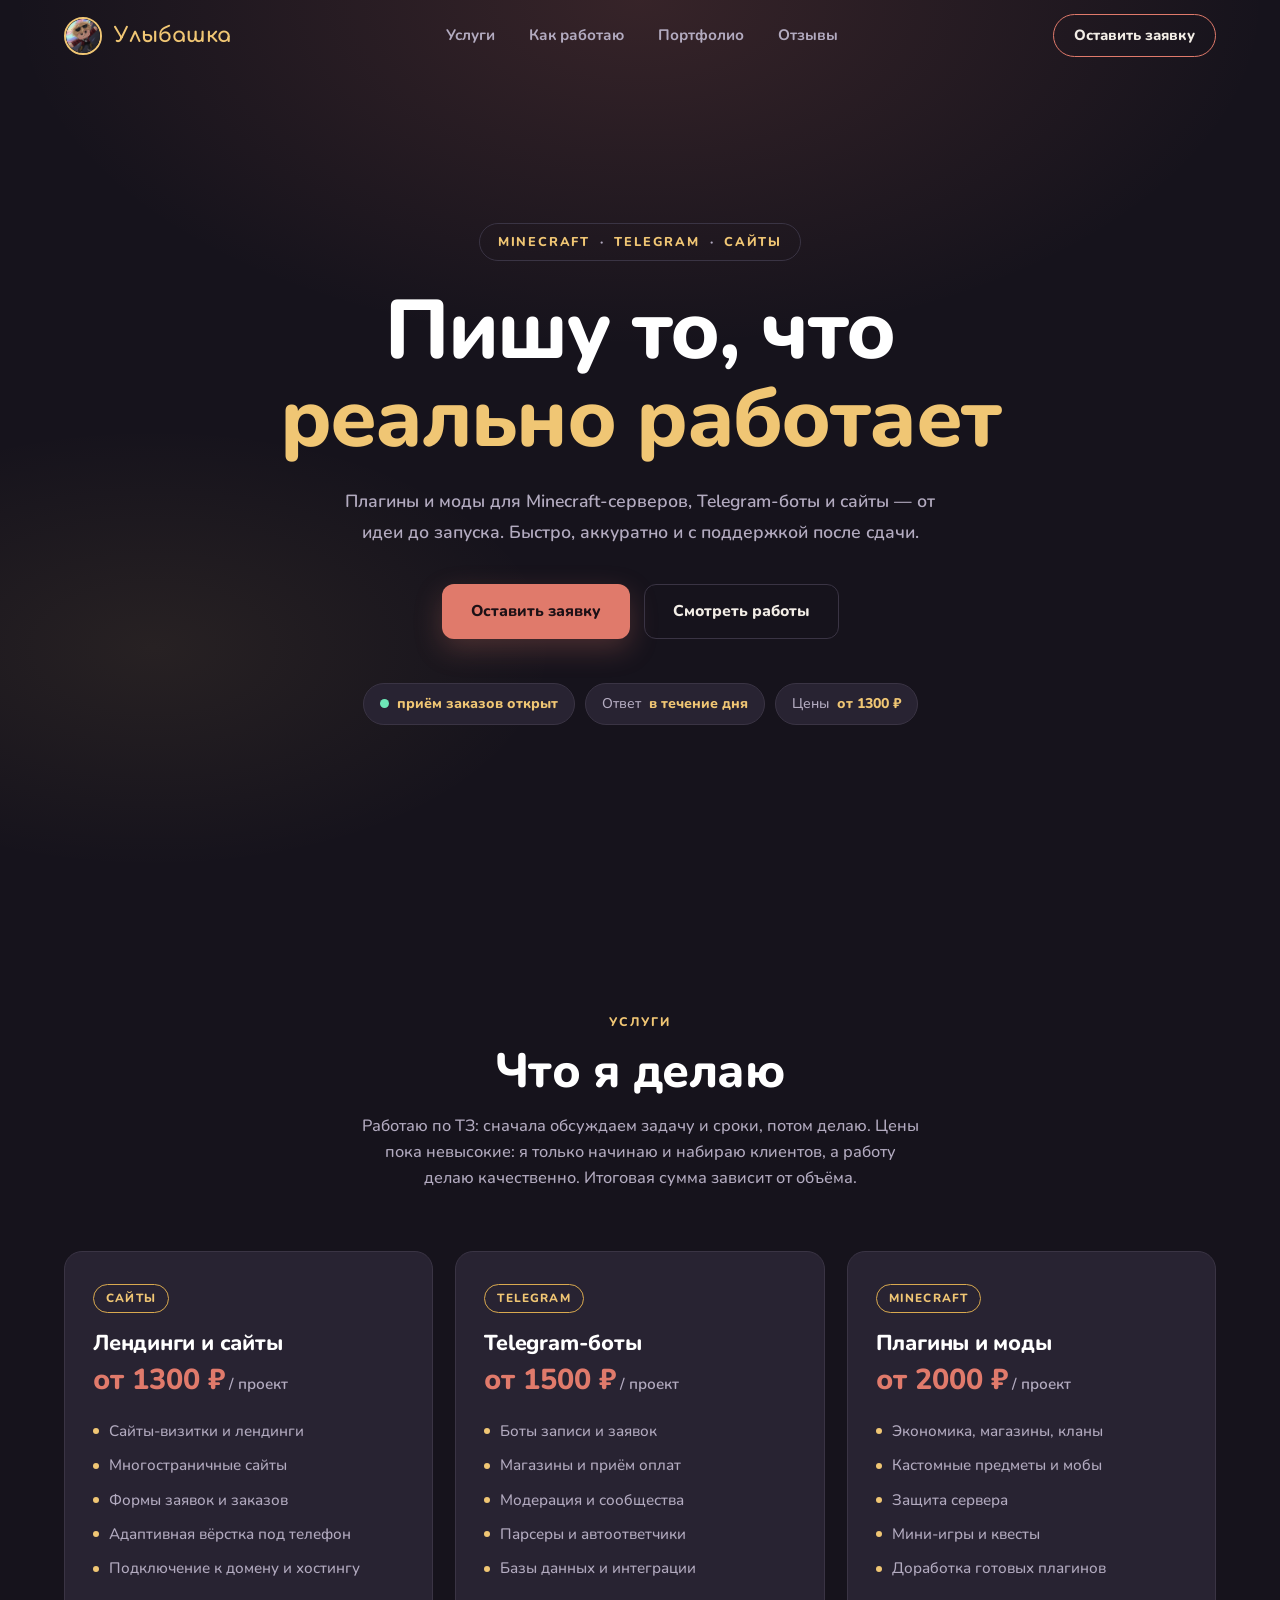
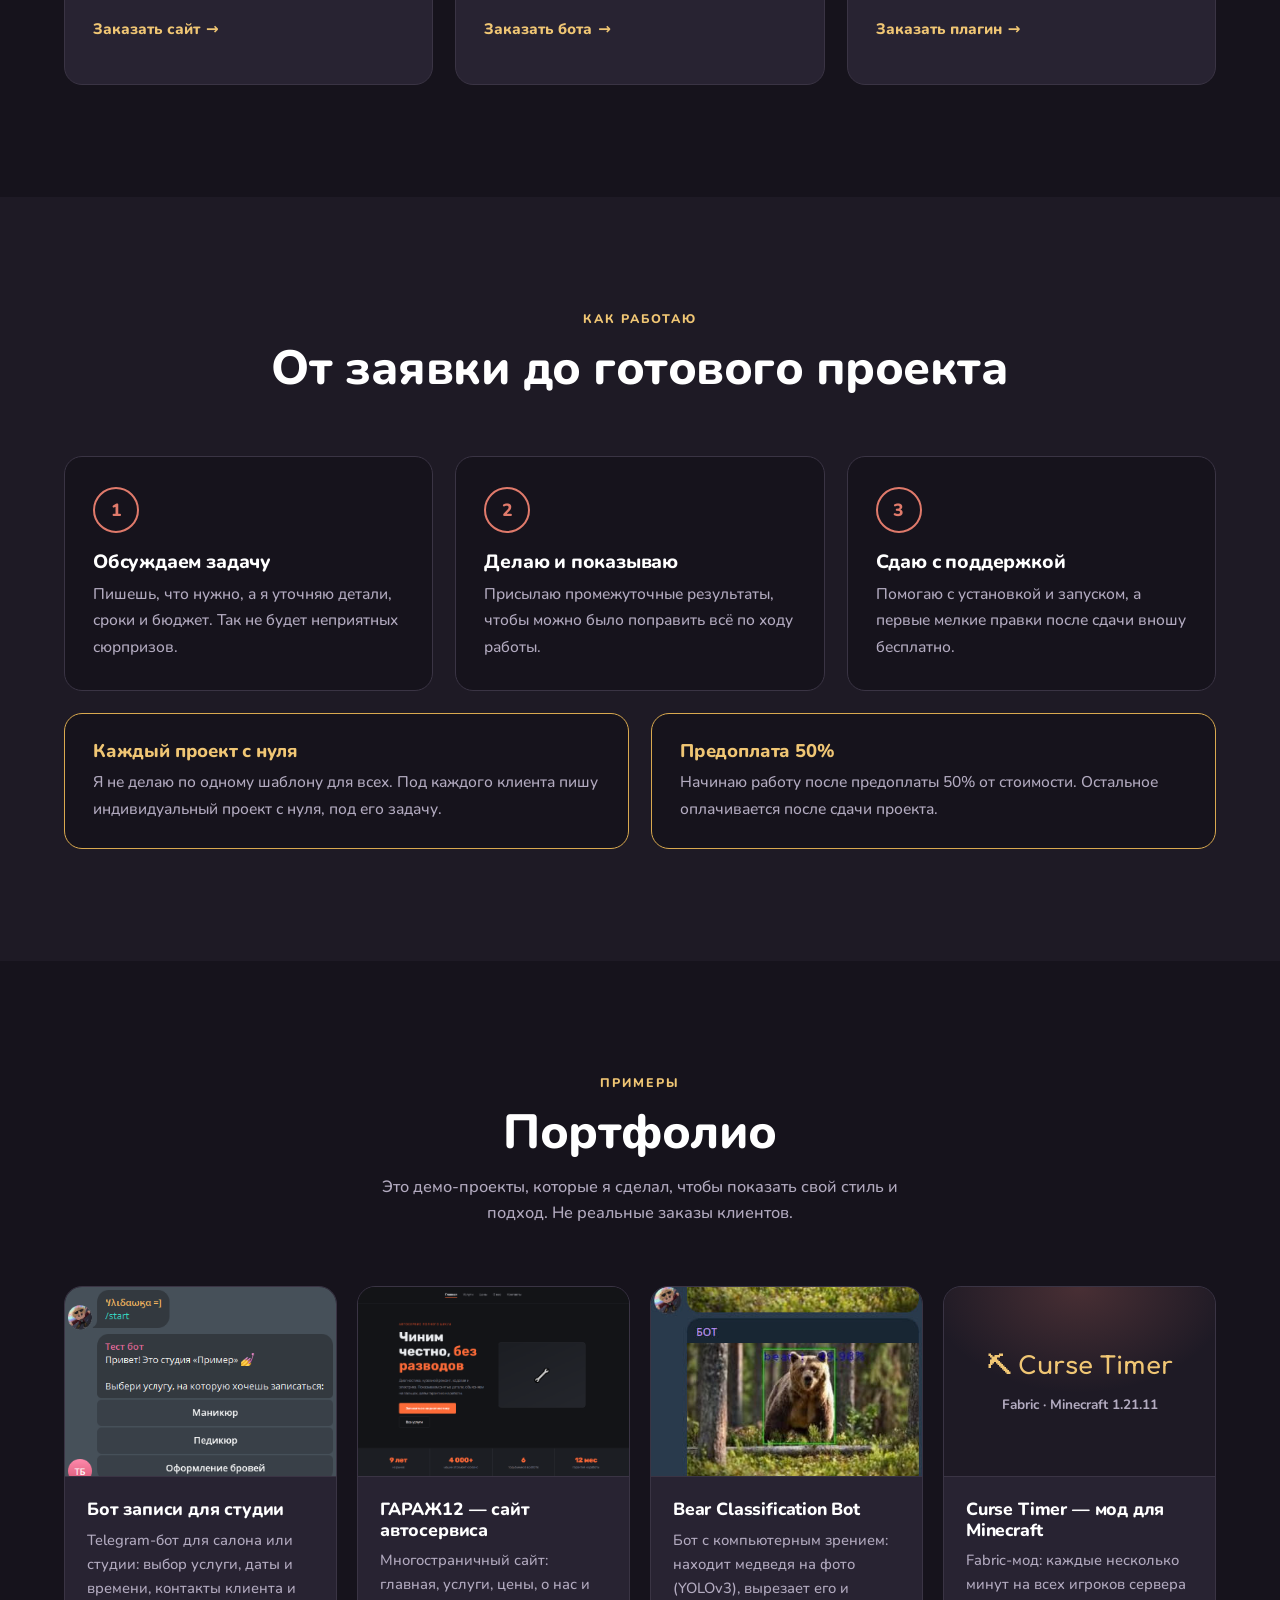
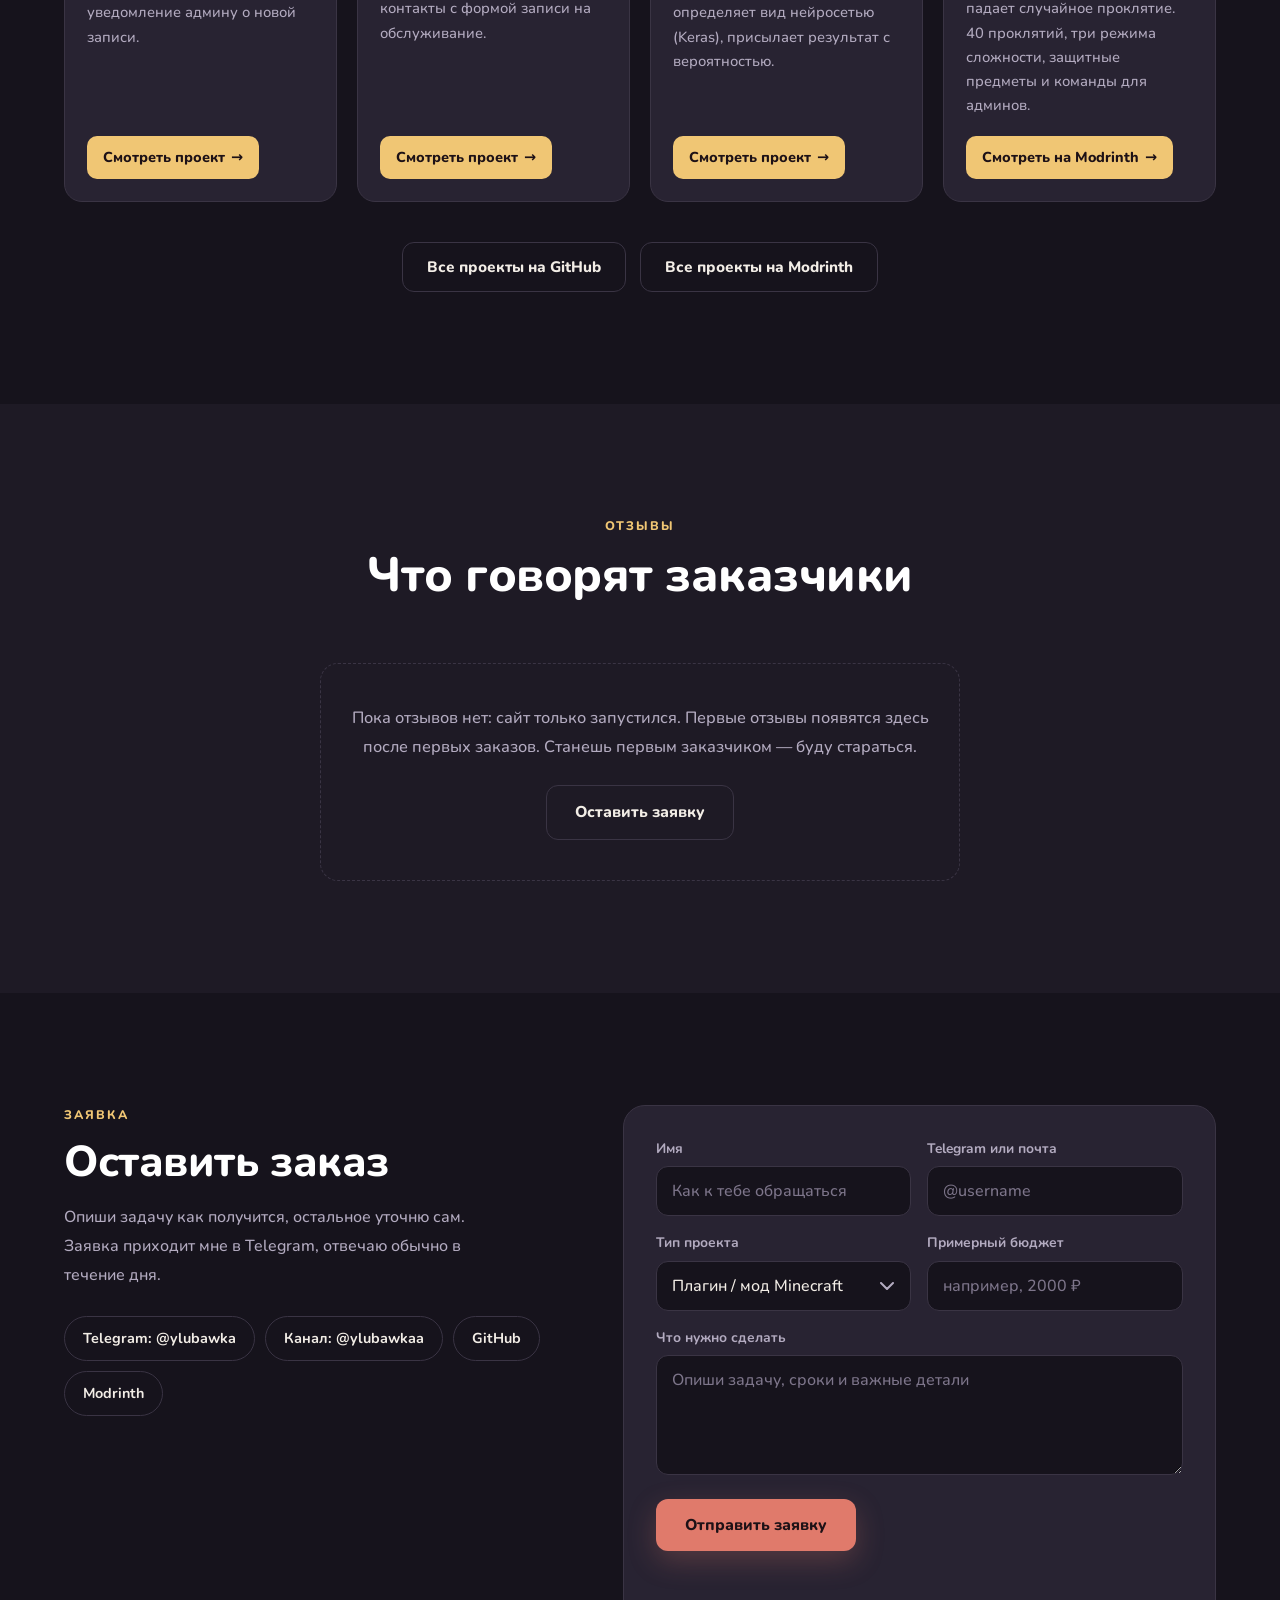
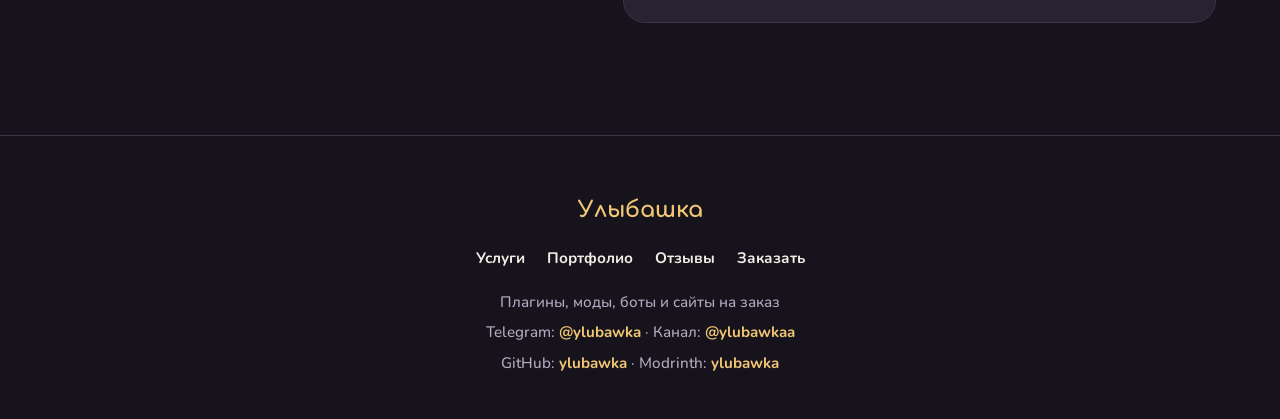
<file: index.html>
<!DOCTYPE html>
<html lang="ru">
<head>
<meta charset="UTF-8">
<meta name="viewport" content="width=device-width, initial-scale=1.0">
<title>Улыбашка — плагины, боты и сайты на заказ</title>
<meta name="description" content="Плагины и моды для Minecraft, Telegram-боты и сайты на заказ. Сайты от 1300 ₽, боты от 1500 ₽, плагины и моды от 2000 ₽. Отвечаю в течение дня.">
<meta name="theme-color" content="#16131c">
<meta property="og:type" content="website">
<meta property="og:title" content="Улыбашка — плагины, боты и сайты на заказ">
<meta property="og:description" content="Minecraft-плагины и моды, Telegram-боты и сайты. Недорого, аккуратно, с поддержкой после сдачи.">
<meta property="og:locale" content="ru_RU">
<link rel="icon" type="image/png" href="icons/mascot.png">
<link rel="apple-touch-icon" href="icons/mascot.png">
<link rel="preload" href="fonts/nunito-cyrillic-wght-normal.woff2" as="font" type="font/woff2" crossorigin>
<link rel="preload" href="fonts/comfortaa-cyrillic-wght-normal.woff2" as="font" type="font/woff2" crossorigin>
<link rel="stylesheet" href="css/fonts.css">
<link rel="stylesheet" href="css/style.css">
<script>document.documentElement.classList.add('js');</script>
</head>
<body>

<a class="skip-link" href="#main">К содержимому</a>

<header id="top">
  <a class="logo" href="#top" aria-label="Улыбашка — наверх">
    <img src="icons/mascot.png" alt="" width="38" height="38">
    <span>Улыбашка</span>
  </a>
  <nav id="nav" aria-label="Разделы сайта">
    <ul>
      <li><a href="#services">Услуги</a></li>
      <li><a href="#process">Как работаю</a></li>
      <li><a href="#portfolio">Портфолио</a></li>
      <li><a href="#reviews">Отзывы</a></li>
      <li class="nav-cta-li"><a href="#order">Оставить заявку</a></li>
    </ul>
  </nav>
  <a class="nav-cta" href="#order">Оставить заявку</a>
  <button class="burger" id="burger" type="button" aria-label="Меню" aria-expanded="false" aria-controls="nav">
    <span></span><span></span><span></span>
  </button>
</header>

<main id="main">

<section class="hero" aria-labelledby="hero-title">
  <div class="hero-tag">Minecraft <b>·</b> Telegram <b>·</b> сайты</div>
  <h1 id="hero-title">Пишу то, что<br><span class="accent">реально работает</span></h1>
  <p class="sub">Плагины и моды для Minecraft-серверов, Telegram-боты и сайты — от идеи до запуска. Быстро, аккуратно и с поддержкой после сдачи.</p>
  <div class="hero-btns">
    <a class="btn btn-primary" href="#order">Оставить заявку</a>
    <a class="btn btn-ghost" href="#portfolio">Смотреть работы</a>
  </div>
  <div class="chips">
    <div class="chip"><span class="dot"></span><span class="val">приём заказов открыт</span></div>
    <div class="chip"><span class="label">Ответ</span><span class="val">в течение дня</span></div>
    <div class="chip"><span class="label">Цены</span><span class="val">от 1300 ₽</span></div>
  </div>
</section>

<section id="services">
  <div class="wrap">
    <div class="section-head reveal">
      <div class="eyebrow">Услуги</div>
      <h2>Что я делаю</h2>
      <p class="lead">Работаю по ТЗ: сначала обсуждаем задачу и сроки, потом делаю. Цены пока невысокие: я только начинаю и набираю клиентов, а работу делаю качественно. Итоговая сумма зависит от объёма.</p>
    </div>
    <div class="roles stagger reveal">
      <article class="role">
        <span class="tag">Сайты</span>
        <h3>Лендинги и сайты</h3>
        <div class="price">от 1300 ₽<small> / проект</small></div>
        <ul>
          <li>Сайты-визитки и лендинги</li>
          <li>Многостраничные сайты</li>
          <li>Формы заявок и заказов</li>
          <li>Адаптивная вёрстка под телефон</li>
          <li>Подключение к домену и хостингу</li>
        </ul>
        <a class="card-link" href="#order" data-type="Сайт / лендинг">Заказать сайт</a>
      </article>
      <article class="role">
        <span class="tag">Telegram</span>
        <h3>Telegram-боты</h3>
        <div class="price">от 1500 ₽<small> / проект</small></div>
        <ul>
          <li>Боты записи и заявок</li>
          <li>Магазины и приём оплат</li>
          <li>Модерация и сообщества</li>
          <li>Парсеры и автоответчики</li>
          <li>Базы данных и интеграции</li>
        </ul>
        <a class="card-link" href="#order" data-type="Telegram-бот">Заказать бота</a>
      </article>
      <article class="role">
        <span class="tag">Minecraft</span>
        <h3>Плагины и моды</h3>
        <div class="price">от 2000 ₽<small> / проект</small></div>
        <ul>
          <li>Экономика, магазины, кланы</li>
          <li>Кастомные предметы и мобы</li>
          <li>Защита сервера</li>
          <li>Мини-игры и квесты</li>
          <li>Доработка готовых плагинов</li>
        </ul>
        <a class="card-link" href="#order" data-type="Плагин / мод Minecraft">Заказать плагин</a>
      </article>
    </div>
  </div>
</section>

<section id="process" class="alt">
  <div class="wrap">
    <div class="section-head reveal">
      <div class="eyebrow">Как работаю</div>
      <h2>От заявки до готового проекта</h2>
    </div>
    <div class="steps stagger reveal">
      <div class="step">
        <h3>Обсуждаем задачу</h3>
        <p>Пишешь, что нужно, а я уточняю детали, сроки и бюджет. Так не будет неприятных сюрпризов.</p>
      </div>
      <div class="step">
        <h3>Делаю и показываю</h3>
        <p>Присылаю промежуточные результаты, чтобы можно было поправить всё по ходу работы.</p>
      </div>
      <div class="step">
        <h3>Сдаю с поддержкой</h3>
        <p>Помогаю с установкой и запуском, а первые мелкие правки после сдачи вношу бесплатно.</p>
      </div>
    </div>
    <div class="terms stagger reveal">
      <div class="term">
        <h3>Каждый проект с нуля</h3>
        <p>Я не делаю по одному шаблону для всех. Под каждого клиента пишу индивидуальный проект с нуля, под его задачу.</p>
      </div>
      <div class="term">
        <h3>Предоплата 50%</h3>
        <p>Начинаю работу после предоплаты 50% от стоимости. Остальное оплачивается после сдачи проекта.</p>
      </div>
    </div>
  </div>
</section>

<section id="portfolio">
  <div class="wrap">
    <div class="section-head reveal">
      <div class="eyebrow">Примеры</div>
      <h2>Портфолио</h2>
      <p class="lead">Это демо-проекты, которые я сделал, чтобы показать свой стиль и подход. Не реальные заказы клиентов.</p>
    </div>
    <div class="portfolio-grid stagger reveal">
      <article class="port-card">
        <div class="port-thumb"><img src="icons/portfolio-bot.png" alt="Telegram-бот записи в студию" loading="lazy"></div>
        <div class="port-body">
          <h3>Бот записи для студии</h3>
          <p>Telegram-бот для салона или студии: выбор услуги, даты и времени, контакты клиента и уведомление админу о новой записи.</p>
          <a class="port-link" href="https://github.com/ylubawka/Tg-bot" target="_blank" rel="noopener">Смотреть проект</a>
        </div>
      </article>
      <article class="port-card">
        <div class="port-thumb"><img src="icons/portfolio-garage12.png" alt="Сайт автосервиса ГАРАЖ12" loading="lazy"></div>
        <div class="port-body">
          <h3>ГАРАЖ12 — сайт автосервиса</h3>
          <p>Многостраничный сайт: главная, услуги, цены, о нас и контакты с формой записи на обслуживание.</p>
          <a class="port-link" href="https://ylubawka.github.io/garage12/" target="_blank" rel="noopener">Смотреть проект</a>
        </div>
      </article>
      <article class="port-card">
        <div class="port-thumb"><img class="pos-bear" src="icons/portfolio-bear.jpg" alt="Результат работы Bear Classification Bot" loading="lazy"></div>
        <div class="port-body">
          <h3>Bear Classification Bot</h3>
          <p>Бот с компьютерным зрением: находит медведя на фото (YOLOv3), вырезает его и определяет вид нейросетью (Keras), присылает результат с вероятностью.</p>
          <a class="port-link" href="https://github.com/ylubawka/Bear-Classification-Bot" target="_blank" rel="noopener">Смотреть проект</a>
        </div>
      </article>
      <article class="port-card">
        <div class="port-thumb mod"><span>⛏ Curse Timer<small>Fabric · Minecraft 1.21.11</small></span></div>
        <div class="port-body">
          <h3>Curse Timer — мод для Minecraft</h3>
          <p>Fabric-мод: каждые несколько минут на всех игроков сервера падает случайное проклятие. 40 проклятий, три режима сложности, защитные предметы и команды для админов.</p>
          <a class="port-link" href="https://modrinth.com/mod/curse-timer" target="_blank" rel="noopener">Смотреть на Modrinth</a>
        </div>
      </article>
    </div>
    <div class="links-row reveal">
      <a href="https://github.com/ylubawka" target="_blank" rel="noopener">Все проекты на GitHub</a>
      <a href="https://modrinth.com/user/ylubawka" target="_blank" rel="noopener">Все проекты на Modrinth</a>
    </div>
  </div>
</section>

<section id="reviews" class="alt">
  <div class="wrap">
    <div class="section-head reveal">
      <div class="eyebrow">Отзывы</div>
      <h2>Что говорят заказчики</h2>
    </div>
    <div class="empty-card reveal">
      <p>Пока отзывов нет: сайт только запустился. Первые отзывы появятся здесь после первых заказов. Станешь первым заказчиком — буду стараться.</p>
      <a class="btn btn-ghost" href="#order">Оставить заявку</a>
    </div>
  </div>
</section>

<section id="order">
  <div class="wrap order-wrap">
    <div class="order-info reveal">
      <div class="eyebrow">Заявка</div>
      <h2>Оставить заказ</h2>
      <p>Опиши задачу как получится, остальное уточню сам. Заявка приходит мне в Telegram, отвечаю обычно в течение дня.</p>
      <div class="order-links">
        <a href="https://t.me/ylubawka" target="_blank" rel="noopener">Telegram: @ylubawka</a>
        <a href="https://t.me/ylubawkaa" target="_blank" rel="noopener">Канал: @ylubawkaa</a>
        <a href="https://github.com/ylubawka" target="_blank" rel="noopener">GitHub</a>
        <a href="https://modrinth.com/user/ylubawka" target="_blank" rel="noopener">Modrinth</a>
      </div>
    </div>
    <form class="order-form reveal" id="orderForm" novalidate>
      <div class="form-row">
        <div>
          <label for="name">Имя</label>
          <input type="text" id="name" name="name" required maxlength="100" autocomplete="given-name" placeholder="Как к тебе обращаться">
        </div>
        <div>
          <label for="contact">Telegram или почта</label>
          <input type="text" id="contact" name="contact" required maxlength="100" autocomplete="off" placeholder="@username">
        </div>
      </div>
      <div class="form-row">
        <div>
          <label for="type">Тип проекта</label>
          <select id="type" name="type">
            <option>Плагин / мод Minecraft</option>
            <option>Telegram-бот</option>
            <option>Сайт / лендинг</option>
            <option>Другое</option>
          </select>
        </div>
        <div>
          <label for="budget">Примерный бюджет</label>
          <input type="text" id="budget" name="budget" maxlength="60" autocomplete="off" placeholder="например, 2000 ₽">
        </div>
      </div>
      <div>
        <label for="desc">Что нужно сделать</label>
        <textarea id="desc" name="desc" required maxlength="2000" placeholder="Опиши задачу, сроки и важные детали"></textarea>
      </div>
      <div class="hp" aria-hidden="true">
        <label for="website">Не заполняй это поле</label>
        <input type="text" id="website" name="website" tabindex="-1" autocomplete="off">
      </div>
      <button type="submit" class="btn btn-primary">Отправить заявку</button>
      <div class="msg" id="formMsg" role="status" aria-live="polite"></div>
    </form>
  </div>
</section>

</main>

<footer>
  <div class="logo-text">Улыбашка</div>
  <nav class="foot-nav" aria-label="Ссылки внизу страницы">
    <a href="#services">Услуги</a>
    <a href="#portfolio">Портфолио</a>
    <a href="#reviews">Отзывы</a>
    <a href="#order">Заказать</a>
  </nav>
  <p>Плагины, моды, боты и сайты на заказ</p>
  <p>Telegram: <a href="https://t.me/ylubawka" target="_blank" rel="noopener">@ylubawka</a> · Канал: <a href="https://t.me/ylubawkaa" target="_blank" rel="noopener">@ylubawkaa</a></p>
  <p>GitHub: <a href="https://github.com/ylubawka" target="_blank" rel="noopener">ylubawka</a> · Modrinth: <a href="https://modrinth.com/user/ylubawka" target="_blank" rel="noopener">ylubawka</a></p>
</footer>

<button class="to-top" id="toTop" type="button" aria-label="Наверх">↑</button>

<script>
(function () {
  var header = document.querySelector('header');
  var nav = document.getElementById('nav');
  var burger = document.getElementById('burger');
  var toTop = document.getElementById('toTop');

  /* ---------- мобильное меню ---------- */
  function setMenu(open) {
    nav.classList.toggle('open', open);
    burger.setAttribute('aria-expanded', open ? 'true' : 'false');
  }
  burger.addEventListener('click', function () {
    setMenu(!nav.classList.contains('open'));
  });
  nav.addEventListener('click', function (e) {
    if (e.target.closest('a')) setMenu(false);
  });
  document.addEventListener('keydown', function (e) {
    if (e.key === 'Escape') setMenu(false);
  });
  document.addEventListener('click', function (e) {
    if (!nav.contains(e.target) && !burger.contains(e.target)) setMenu(false);
  });

  /* ---------- шапка, активный пункт, кнопка «наверх» ---------- */
  var links = Array.prototype.slice.call(document.querySelectorAll('nav ul a[href^="#"]'));
  var sections = links
    .map(function (a) { return document.querySelector(a.getAttribute('href')); })
    .filter(Boolean);

  function onScroll() {
    var y = window.scrollY;
    header.classList.toggle('scrolled', y > 10);
    toTop.classList.toggle('show', y > 600);
    var current = '';
    sections.forEach(function (sec) {
      var r = sec.getBoundingClientRect();
      if (r.top <= 140 && r.bottom > 140) current = '#' + sec.id;
    });
    links.forEach(function (a) {
      a.classList.toggle('active', a.getAttribute('href') === current);
    });
  }
  window.addEventListener('scroll', onScroll, { passive: true });
  onScroll();

  toTop.addEventListener('click', function () {
    window.scrollTo({ top: 0, behavior: 'smooth' });
  });

  /* ---------- плавное появление при прокрутке ---------- */
  var revealEls = document.querySelectorAll('.reveal');
  if ('IntersectionObserver' in window) {
    var io = new IntersectionObserver(function (entries) {
      entries.forEach(function (en) {
        if (en.isIntersecting) {
          en.target.classList.add('in');
          io.unobserve(en.target);
        }
      });
    }, { threshold: 0.08, rootMargin: '0px 0px -30px 0px' });
    revealEls.forEach(function (el) { io.observe(el); });
  } else {
    revealEls.forEach(function (el) { el.classList.add('in'); });
  }

  /* ---------- кнопки «Заказать …» выбирают тип проекта в форме ---------- */
  var typeSelect = document.getElementById('type');
  document.querySelectorAll('[data-type]').forEach(function (a) {
    a.addEventListener('click', function () { typeSelect.value = a.getAttribute('data-type'); });
  });

  /* ---------- отправка заявки ---------- */
  // Адрес Cloudflare Worker, который пересылает заявки в Telegram.
  // После деплоя замени на свой адрес вида https://имя.твой-поддомен.workers.dev/api/order
  const ORDER_API_URL = 'https://ylubawka-store.vanya-and-tim2.workers.dev/api/order';
  var FALLBACK = 'Напиши напрямую в Telegram: @ylubawka';

  var form = document.getElementById('orderForm');
  var msg = document.getElementById('formMsg');

  function show(kind, text) {
    msg.className = 'msg ' + kind;
    msg.textContent = text;
  }

  form.addEventListener('submit', async function (e) {
    e.preventDefault();
    var btn = form.querySelector('button[type="submit"]');
    var payload = {
      name: form.name.value.trim(),
      contact: form.contact.value.trim(),
      type: form.type.value,
      budget: form.budget.value.trim(),
      desc: form.desc.value.trim(),
      website: form.website.value
    };

    if (!payload.name || !payload.contact || !payload.desc) {
      show('err', 'Заполни имя, контакт и описание задачи.');
      return;
    }
    if (ORDER_API_URL.indexOf('ЗАМЕНИ') !== -1) {
      show('err', 'Форма пока не подключена. ' + FALLBACK);
      return;
    }

    btn.disabled = true;
    show('pending', 'Отправляю…');

    try {
      var res = await fetch(ORDER_API_URL, {
        method: 'POST',
        headers: { 'Content-Type': 'application/json' },
        body: JSON.stringify(payload)
      });
      var data = await res.json().catch(function () { return {}; });
      if (res.ok && data.ok) {
        show('ok', 'Заявка отправлена! Отвечу в течение дня.');
        form.reset();
      } else {
        show('err', data.error || ('Не получилось отправить. ' + FALLBACK));
      }
    } catch (err) {
      show('err', 'Сервер заявок сейчас недоступен. ' + FALLBACK);
    } finally {
      btn.disabled = false;
    }
  });
})();
</script>

</body>
</html>
</file>
<file: css/fonts.css>
/* Шрифты лежат рядом с сайтом (папка fonts), Google Fonts не нужен. */

@font-face{
  font-family:'Nunito';
  font-style:normal;
  font-display:swap;
  font-weight:200 1000;
  src:url('../fonts/nunito-cyrillic-wght-normal.woff2') format('woff2');
  unicode-range:U+0301,U+0400-045F,U+0490-0491,U+04B0-04B1,U+2116;
}

@font-face{
  font-family:'Nunito';
  font-style:normal;
  font-display:swap;
  font-weight:200 1000;
  src:url('../fonts/nunito-latin-ext-wght-normal.woff2') format('woff2');
  unicode-range:U+0100-02BA,U+02BD-02C5,U+02C7-02CC,U+02CE-02D7,U+02DD-02FF,U+0304,U+0308,U+0329,U+1D00-1DBF,U+1E00-1E9F,U+1EF2-1EFF,U+2020,U+20A0-20AB,U+20AD-20C0,U+2113,U+2C60-2C7F,U+A720-A7FF;
}

@font-face{
  font-family:'Nunito';
  font-style:normal;
  font-display:swap;
  font-weight:200 1000;
  src:url('../fonts/nunito-latin-wght-normal.woff2') format('woff2');
  unicode-range:U+0000-00FF,U+0131,U+0152-0153,U+02BB-02BC,U+02C6,U+02DA,U+02DC,U+0304,U+0308,U+0329,U+2000-206F,U+20AC,U+2122,U+2191,U+2193,U+2212,U+2215,U+FEFF,U+FFFD;
}

@font-face{
  font-family:'Comfortaa';
  font-style:normal;
  font-display:swap;
  font-weight:300 700;
  src:url('../fonts/comfortaa-cyrillic-wght-normal.woff2') format('woff2');
  unicode-range:U+0301,U+0400-045F,U+0490-0491,U+04B0-04B1,U+2116;
}

@font-face{
  font-family:'Comfortaa';
  font-style:normal;
  font-display:swap;
  font-weight:300 700;
  src:url('../fonts/comfortaa-latin-wght-normal.woff2') format('woff2');
  unicode-range:U+0000-00FF,U+0131,U+0152-0153,U+02BB-02BC,U+02C6,U+02DA,U+02DC,U+0304,U+0308,U+0329,U+2000-206F,U+20AC,U+2122,U+2191,U+2193,U+2212,U+2215,U+FEFF,U+FFFD;
}
</file>
<file: css/style.css>
/* ============================================================
   Улыбашка — стили сайта
   Шрифты подключаются отдельно в css/fonts.css (Nunito + Comfortaa)
   ============================================================ */

:root{
  --bg:#16131c;
  --bg-2:#1e1a25;
  --card:#282332;
  --card-hover:#2e2839;
  --coral:#e07a6b;
  --coral-light:#e98d7f;
  --gold:#f0c674;
  --gold-deep:#d9a94f;
  --line:#3a3444;
  --text:#f2ede6;
  --dim:#b3abc0;
  --ok:#6ee7b7;
  --err:#f29a8d;

  --radius:18px;
  --radius-sm:12px;
  --header-h:72px;

  --font:'Nunito', system-ui, -apple-system, 'Segoe UI', Roboto, sans-serif;
  --font-brand:'Comfortaa', 'Nunito', system-ui, sans-serif;

  /* старые имена — для 404.html и совместимости */
  --black:var(--bg);
  --text-dim:var(--dim);
}

*{ box-sizing:border-box; margin:0; padding:0; }

html{ scroll-behavior:smooth; -webkit-text-size-adjust:100%; }

body{
  background:var(--bg);
  color:var(--text);
  font-family:var(--font);
  font-weight:500;
  font-size:1rem;
  line-height:1.6;
  overflow-x:clip;
  -webkit-font-smoothing:antialiased;
  text-rendering:optimizeLegibility;
}

h1,h2,h3,h4{ font-family:var(--font); font-weight:800; line-height:1.15; letter-spacing:-0.01em; }
a{ color:inherit; text-decoration:none; }
img{ max-width:100%; display:block; }
button{ font-family:inherit; }
::selection{ background:var(--coral); color:#1d1116; }

:focus-visible{ outline:2px solid var(--gold); outline-offset:3px; border-radius:6px; }

.skip-link{
  position:fixed; left:16px; top:-60px; z-index:100;
  background:var(--gold); color:#1d1116; font-weight:800;
  padding:10px 16px; border-radius:var(--radius-sm); transition:top .2s;
}
.skip-link:focus{ top:12px; }

/* ---------------- шапка ---------------- */
header{
  position:fixed; top:0; left:0; right:0; z-index:50;
  height:var(--header-h);
  display:flex; align-items:center; justify-content:space-between; gap:16px;
  padding:0 5%;
  border-bottom:1px solid transparent;
  transition:background .3s, border-color .3s, backdrop-filter .3s;
}
header.scrolled{
  background:rgba(22,19,28,0.86);
  backdrop-filter:blur(10px); -webkit-backdrop-filter:blur(10px);
  border-bottom-color:var(--line);
}

.logo{ display:inline-flex; align-items:center; gap:12px; }
.logo img{ width:38px; height:38px; border-radius:50%; border:2px solid var(--gold); object-fit:cover; }
.logo span{ font-family:var(--font-brand); font-weight:700; font-size:1.3rem; color:var(--gold); letter-spacing:0; }

header nav ul{ list-style:none; display:flex; gap:6px; }
header nav ul a{
  display:block; padding:8px 14px; border-radius:999px;
  font-size:0.95rem; font-weight:700; color:var(--dim);
  transition:color .2s, background .2s;
}
header nav ul a:hover{ color:var(--text); background:rgba(255,255,255,0.05); }
header nav ul a.active{ color:var(--gold); background:rgba(240,198,116,0.10); }
header nav .nav-cta-li{ display:none; }

.nav-cta{
  border:1px solid var(--coral); color:var(--text);
  padding:9px 20px; border-radius:999px;
  font-size:0.92rem; font-weight:800; white-space:nowrap;
  transition:background .2s, color .2s;
}
.nav-cta:hover{ background:var(--coral); color:#1d1116; }

.burger{
  display:none; width:44px; height:44px; border-radius:12px;
  background:transparent; border:1px solid var(--line); cursor:pointer;
  align-items:center; justify-content:center; flex-direction:column; gap:5px;
}
.burger span{ display:block; width:20px; height:2px; border-radius:2px; background:var(--text); transition:transform .25s, opacity .25s; }
.burger[aria-expanded="true"] span:nth-child(1){ transform:translateY(7px) rotate(45deg); }
.burger[aria-expanded="true"] span:nth-child(2){ opacity:0; }
.burger[aria-expanded="true"] span:nth-child(3){ transform:translateY(-7px) rotate(-45deg); }

/* ---------------- кнопки ---------------- */
.btn{
  display:inline-flex; align-items:center; justify-content:center; gap:8px;
  padding:14px 28px; border-radius:var(--radius-sm);
  font-size:0.98rem; font-weight:800; cursor:pointer; border:1px solid transparent;
  transition:transform .2s, background .2s, border-color .2s, color .2s, box-shadow .2s;
}
.btn:hover{ transform:translateY(-2px); }
.btn:disabled{ opacity:0.6; cursor:wait; transform:none; }
.btn-primary{
  background:var(--coral); color:#1d1116;
  box-shadow:0 10px 28px rgba(224,122,107,0.25);
}
.btn-primary:hover{ background:var(--coral-light); box-shadow:0 14px 32px rgba(224,122,107,0.32); }
.btn-ghost{ border-color:var(--line); color:var(--text); background:transparent; }
.btn-ghost:hover{ border-color:var(--gold); color:var(--gold); }

/* ---------------- хиро ---------------- */
.hero{
  min-height:100vh; min-height:100svh;
  display:flex; flex-direction:column; align-items:center; justify-content:center;
  text-align:center;
  padding:calc(var(--header-h) + 40px) 5% 64px;
  background:
    radial-gradient(ellipse 70% 55% at 50% 0%, rgba(224,122,107,0.16), transparent 70%),
    radial-gradient(ellipse 45% 35% at 12% 72%, rgba(240,198,116,0.08), transparent 70%),
    var(--bg);
}
.hero > *{ animation:rise .7s cubic-bezier(.2,.7,.2,1) both; }
.hero > :nth-child(2){ animation-delay:.08s; }
.hero > :nth-child(3){ animation-delay:.16s; }
.hero > :nth-child(4){ animation-delay:.24s; }
.hero > :nth-child(5){ animation-delay:.32s; }
@keyframes rise{ from{ opacity:0; transform:translateY(18px); } to{ opacity:1; transform:none; } }

.hero-tag{
  font-size:0.8rem; font-weight:800; letter-spacing:0.14em; text-transform:uppercase;
  color:var(--gold); border:1px solid var(--line); padding:8px 18px; border-radius:999px;
  margin-bottom:26px;
}
.hero-tag b{ color:var(--dim); font-weight:800; padding:0 4px; }
.hero h1{
  font-size:clamp(2.4rem, 7vw, 5.2rem); line-height:1.05; color:#fff; font-weight:800;
  letter-spacing:-0.02em; text-wrap:balance;
}
.hero h1 .accent{ color:var(--gold); }
.hero .sub{
  max-width:600px; margin:24px auto 36px; font-size:1.1rem; color:var(--dim); line-height:1.75; font-weight:600;
  text-wrap:pretty;
}
.hero-btns{ display:flex; gap:14px; flex-wrap:wrap; justify-content:center; }

.chips{ display:flex; gap:10px; flex-wrap:wrap; justify-content:center; margin-top:44px; }
.chip{
  display:inline-flex; align-items:center; gap:8px;
  background:var(--card); border:1px solid var(--line); border-radius:999px;
  padding:9px 16px; font-size:0.88rem;
}
.chip .label{ color:var(--dim); }
.chip .val{ color:var(--gold); font-weight:800; }
.dot{ width:9px; height:9px; border-radius:50%; background:var(--ok); box-shadow:0 0 0 0 rgba(110,231,183,0.5); animation:pulse 2.4s ease-out infinite; }
@keyframes pulse{ 0%{ box-shadow:0 0 0 0 rgba(110,231,183,0.45);} 70%,100%{ box-shadow:0 0 0 9px rgba(110,231,183,0);} }

/* ---------------- секции ---------------- */
section{ position:relative; padding:clamp(72px, 10vw, 112px) 5%; scroll-margin-top:calc(var(--header-h) - 8px); }
.wrap{ max-width:1180px; margin:0 auto; }
.alt{ background:var(--bg-2); }

.section-head{ text-align:center; margin-bottom:clamp(36px, 6vw, 60px); }
.eyebrow{
  font-size:0.78rem; font-weight:800; text-transform:uppercase; letter-spacing:0.16em;
  color:var(--gold); margin-bottom:12px;
}
.section-head h2{ font-size:clamp(1.9rem, 4.4vw, 3rem); color:#fff; text-wrap:balance; }
.section-head .lead{ color:var(--dim); max-width:560px; margin:14px auto 0; font-size:1.02rem; text-wrap:pretty; }

/* появление при прокрутке (только если JS работает) */
.js .reveal{ opacity:0; transform:translateY(18px); transition:opacity .55s ease, transform .55s ease; }
.js .reveal.in{ opacity:1; transform:none; }
.js .stagger > *{ opacity:0; transform:translateY(16px); transition:opacity .45s ease, transform .45s ease; }
.js .stagger.in > *{ opacity:1; transform:none; }
.js .stagger.in > :nth-child(2){ transition-delay:.07s; }
.js .stagger.in > :nth-child(3){ transition-delay:.14s; }
.js .stagger.in > :nth-child(4){ transition-delay:.21s; }

/* ---------------- услуги ---------------- */
.roles{ display:grid; grid-template-columns:repeat(3, 1fr); gap:22px; }
.role{
  display:flex; flex-direction:column;
  background:var(--card); border:1px solid var(--line); border-radius:var(--radius);
  padding:32px 28px; transition:border-color .2s, transform .2s, background .2s;
}
.role:hover{ border-color:var(--gold-deep); transform:translateY(-4px); background:var(--card-hover); }
.tag{
  align-self:flex-start;
  font-size:0.74rem; font-weight:800; letter-spacing:0.1em; text-transform:uppercase;
  color:var(--gold); border:1px solid var(--gold-deep); padding:4px 12px; border-radius:999px; margin-bottom:18px;
}
.role h3{ font-size:1.35rem; color:#fff; margin-bottom:8px; }
.price{ font-size:1.8rem; font-weight:800; color:var(--coral); margin-bottom:18px; line-height:1.1; }
.price small{ font-size:0.95rem; font-weight:600; color:var(--dim); }
.role ul{ list-style:none; color:var(--dim); font-size:0.95rem; margin-bottom:24px; }
.role li{ padding:5px 0; display:flex; gap:10px; }
.role li::before{ content:''; flex:none; width:6px; height:6px; margin-top:0.62em; border-radius:50%; background:var(--gold); }
.card-link{
  margin-top:auto; align-self:flex-start;
  display:inline-flex; align-items:center; gap:6px;
  font-weight:800; font-size:0.95rem; color:var(--gold);
  padding:8px 0; border-bottom:2px solid transparent; transition:border-color .2s, gap .2s;
}
.card-link::after{ content:'→'; }
.card-link:hover{ border-color:var(--gold); gap:10px; }
.price-note{ text-align:center; color:var(--dim); font-size:0.92rem; margin-top:28px; }

/* ---------------- как проходит заказ ---------------- */
.steps{ display:grid; grid-template-columns:repeat(3, 1fr); gap:22px; counter-reset:step; }
.step{
  background:var(--bg); border:1px solid var(--line); border-radius:var(--radius);
  padding:30px 28px; counter-increment:step;
}
.step::before{
  content:counter(step);
  display:flex; align-items:center; justify-content:center;
  width:42px; height:42px; border-radius:50%;
  border:2px solid var(--coral); color:var(--coral);
  font-weight:800; font-size:1.1rem; margin-bottom:18px;
}
.step h3{ font-size:1.2rem; color:#fff; margin-bottom:8px; }
.step p{ color:var(--dim); font-size:0.97rem; line-height:1.7; }

.terms{ display:grid; grid-template-columns:repeat(2, 1fr); gap:22px; margin-top:22px; }
.term{
  background:var(--bg); border:1px solid var(--gold-deep); border-radius:var(--radius);
  padding:26px 28px;
}
.term h3{ font-size:1.15rem; color:var(--gold); margin-bottom:8px; }
.term p{ color:var(--dim); font-size:0.97rem; line-height:1.7; }

/* ---------------- портфолио ---------------- */
.portfolio-grid{ display:grid; grid-template-columns:repeat(auto-fit, minmax(250px, 1fr)); gap:20px; }
.port-card{
  display:flex; flex-direction:column; overflow:hidden;
  background:var(--card); border:1px solid var(--line); border-radius:var(--radius);
  transition:border-color .2s, transform .2s;
}
.port-card:hover{ border-color:var(--gold-deep); transform:translateY(-4px); }
.port-thumb{
  height:190px; overflow:hidden; border-bottom:1px solid var(--line);
  display:flex; align-items:center; justify-content:center; text-align:center;
  background:var(--bg-2);
}
.port-thumb img{ width:100%; height:100%; object-fit:cover; object-position:top center; }
.port-thumb img.pos-bear{ object-position:center 66%; }
.port-body{ display:flex; flex-direction:column; flex:1; padding:22px; }
.port-body h3{ font-size:1.1rem; color:#fff; margin-bottom:8px; }
.port-body p{ color:var(--dim); font-size:0.92rem; line-height:1.65; margin-bottom:18px; }
.port-link{
  margin-top:auto; align-self:flex-start;
  display:inline-flex; align-items:center; gap:6px;
  font-size:0.9rem; font-weight:800; color:#1d1116;
  background:var(--gold); border-radius:10px; padding:10px 16px;
  transition:background .2s, gap .2s;
}
.port-link::after{ content:'→'; }
.port-link:hover{ background:#f5d28c; gap:10px; }
.port-link.outline{ background:transparent; color:var(--gold); border:1px solid var(--gold-deep); }
.port-link.outline:hover{ background:rgba(240,198,116,0.10); }
.port-card.soon{ border-style:dashed; }
.port-card.soon .port-thumb{
  color:var(--dim); font-weight:700; font-size:0.9rem; padding:0 24px;
  background:repeating-linear-gradient(45deg, var(--bg-2) 0 10px, #221e2a 10px 20px);
}
.port-thumb.mod{
  flex-direction:column; text-align:center;
  background:radial-gradient(ellipse 80% 80% at 50% 0%, rgba(224,122,107,0.22), transparent 70%), var(--bg-2);
}
.port-thumb.mod span{ font-family:var(--font-brand); font-weight:700; font-size:1.5rem; color:var(--gold); display:flex; flex-direction:column; gap:8px; }
.port-thumb.mod small{ font-family:var(--font); font-weight:700; font-size:0.85rem; color:var(--dim); }
.links-row{ display:flex; gap:14px; justify-content:center; flex-wrap:wrap; margin-top:40px; }
.links-row a{
  font-size:0.95rem; font-weight:800; color:var(--text);
  border:1px solid var(--line); border-radius:var(--radius-sm); padding:12px 24px;
  transition:border-color .2s, color .2s, transform .2s;
}
.links-row a:hover{ border-color:var(--gold); color:var(--gold); transform:translateY(-2px); }

/* ---------------- отзывы ---------------- */
.empty-card{
  max-width:640px; margin:0 auto; text-align:center;
  border:1px dashed var(--line); border-radius:var(--radius); padding:40px 28px;
}
.empty-card p{ color:var(--dim); font-size:1.02rem; line-height:1.75; margin-bottom:24px; text-wrap:pretty; }

/* ---------------- заявка ---------------- */
.order-wrap{ display:grid; grid-template-columns:1fr 1.2fr; gap:clamp(32px, 6vw, 64px); align-items:start; }
.order-info h2{ font-size:clamp(1.9rem, 3.8vw, 2.7rem); color:#fff; margin:6px 0 16px; }
.order-info > p{ color:var(--dim); line-height:1.8; max-width:420px; }
.order-links{ display:flex; gap:10px; margin-top:26px; flex-wrap:wrap; }
.order-links a{
  border:1px solid var(--line); padding:10px 18px; border-radius:999px;
  font-size:0.9rem; font-weight:700; transition:border-color .2s, color .2s;
}
.order-links a:hover{ border-color:var(--gold); color:var(--gold); }

.order-form{
  display:flex; flex-direction:column; gap:16px;
  background:var(--card); border:1px solid var(--line); border-radius:22px;
  padding:clamp(22px, 4vw, 32px);
}
.form-row{ display:grid; grid-template-columns:1fr 1fr; gap:16px; }
.order-form label{ display:block; font-size:0.86rem; font-weight:700; color:var(--dim); margin-bottom:6px; }
.order-form input, .order-form select, .order-form textarea{
  width:100%; background:var(--bg); border:1px solid var(--line); color:var(--text);
  padding:13px 15px; font-family:inherit; font-size:1rem; font-weight:500; border-radius:var(--radius-sm);
  transition:border-color .2s, box-shadow .2s;
}
.order-form input::placeholder, .order-form textarea::placeholder{ color:#7d758a; }
.order-form textarea{ resize:vertical; min-height:120px; }
.order-form select{
  appearance:none; -webkit-appearance:none; padding-right:42px; cursor:pointer;
  background-image:url("data:image/svg+xml,%3Csvg xmlns='http://www.w3.org/2000/svg' width='14' height='8' viewBox='0 0 14 8'%3E%3Cpath d='M1 1l6 6 6-6' fill='none' stroke='%23b3abc0' stroke-width='2' stroke-linecap='round' stroke-linejoin='round'/%3E%3C/svg%3E");
  background-repeat:no-repeat; background-position:right 16px center;
}
.order-form input:focus, .order-form select:focus, .order-form textarea:focus{
  outline:none; border-color:var(--gold); box-shadow:0 0 0 3px rgba(240,198,116,0.16);
}
.order-form .btn{ align-self:flex-start; }
.hp{ position:absolute; left:-9999px; width:1px; height:1px; overflow:hidden; opacity:0; }
.msg{ font-size:0.95rem; font-weight:700; min-height:1.5em; }
.msg.pending{ color:var(--dim); }
.msg.ok{ color:var(--ok); }
.msg.err{ color:var(--err); }
.msg a{ color:var(--gold); text-decoration:underline; text-underline-offset:3px; }

/* ---------------- подвал ---------------- */
footer{
  text-align:center; padding:56px 5% 44px; color:var(--dim); font-size:0.95rem;
  border-top:1px solid var(--line);
}
footer .logo-text{ font-family:var(--font-brand); font-weight:700; font-size:1.4rem; color:var(--gold); }
footer .foot-nav{ display:flex; justify-content:center; flex-wrap:wrap; gap:6px 22px; margin:18px 0 20px; }
footer .foot-nav a{ font-weight:700; color:var(--text); transition:color .2s; }
footer .foot-nav a:hover{ color:var(--gold); }
footer p{ margin-top:6px; }
footer p a{ color:var(--gold); font-weight:700; }
footer p a:hover{ text-decoration:underline; text-underline-offset:3px; }

.to-top{
  position:fixed; right:22px; bottom:22px; z-index:40;
  width:46px; height:46px; border-radius:50%; border:none; cursor:pointer;
  background:var(--gold); color:#1d1116; font-size:1.2rem; font-weight:800;
  display:flex; align-items:center; justify-content:center;
  box-shadow:0 10px 24px rgba(0,0,0,0.4);
  opacity:0; pointer-events:none; transform:translateY(10px);
  transition:opacity .3s, transform .3s, background .2s;
}
.to-top:hover{ background:#f5d28c; }
.to-top.show{ opacity:1; pointer-events:auto; transform:none; }

/* ---------------- адаптив ---------------- */
@media (max-width:900px){
  .burger{ display:inline-flex; }
  header nav{
    position:fixed; top:var(--header-h); left:0; right:0;
    background:var(--bg-2); border-bottom:1px solid var(--line);
    padding:12px 5% 22px;
    display:none;
  }
  header nav.open{ display:block; animation:rise .25s ease both; }
  header nav ul{ flex-direction:column; gap:2px; }
  header nav ul a{ padding:14px 14px; font-size:1.05rem; border-radius:12px; }
  header nav .nav-cta-li{ display:block; margin-top:10px; }
  header nav .nav-cta-li a{ text-align:center; background:var(--coral); color:#1d1116; font-weight:800; }
  .nav-cta{ display:none; }
  header{ background:rgba(22,19,28,0.86); backdrop-filter:blur(10px); -webkit-backdrop-filter:blur(10px); border-bottom-color:var(--line); }

  .roles, .steps, .terms{ grid-template-columns:1fr; }
  .order-wrap{ grid-template-columns:1fr; }
}
@media (max-width:560px){
  .form-row{ grid-template-columns:1fr; }
  .hero-btns{ flex-direction:column; width:100%; max-width:340px; }
  .hero-btns .btn{ width:100%; }
  .order-form .btn{ align-self:stretch; }
  .chips{ margin-top:34px; }
  .to-top{ right:14px; bottom:14px; }
}

/* уважаем настройку «уменьшить анимацию» */
@media (prefers-reduced-motion:reduce){
  html{ scroll-behavior:auto; }
  *,*::before,*::after{ animation:none !important; transition:none !important; }
  .js .reveal, .js .stagger > *{ opacity:1; transform:none; }
}
</file>
